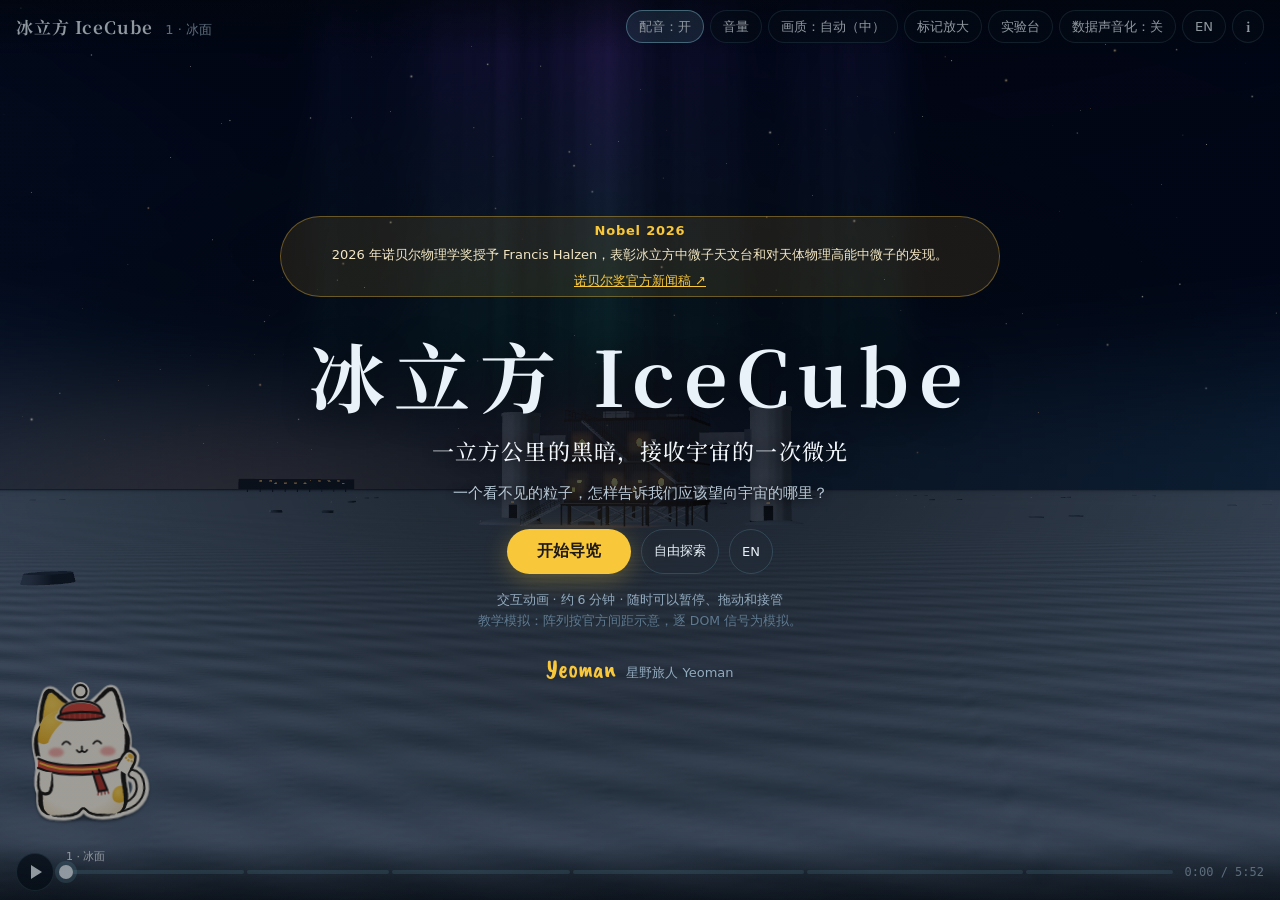
<file: index.html>
<!doctype html>
<html lang="zh-CN">
<head>
  <meta charset="utf-8" />
  <meta name="viewport" content="width=device-width, initial-scale=1, viewport-fit=cover" />
  <title>冰立方 IceCube</title>
  <meta name="description" content="一部可以暂停、倒放和亲手接管的科学短片：一颗来自约 40 亿光年外的中微子，怎样在南极冰下一立方公里的探测器里留下光，又怎样被找回方向。" />
  <meta name="theme-color" content="#02070d" />
  <!-- the card other sites and apps show for a link; share.jpg comes from web/_tools/cover.mjs, and
       web/_tools/publish_pages.py makes its address absolute (crawlers do not resolve it) and adds og:url -->
  <meta property="og:url" content="https://yoemanleung.github.io/yeoman-nobel2026-icecube/" />
  <meta property="og:type" content="website" />
  <meta property="og:site_name" content="星野旅人 Yeoman" />
  <meta property="og:title" content="6 分钟看懂冰立方 IceCube | 2026 诺贝尔物理学奖" />
  <meta property="og:description" content="一部可以暂停、倒放和亲手接管的科学短片：一颗来自约 40 亿光年外的中微子，怎样在南极冰下一立方公里的探测器里留下光，又怎样被找回方向。" />
  <meta property="og:image" content="https://yoemanleung.github.io/yeoman-nobel2026-icecube/share.jpg" />
  <meta property="og:image:width" content="1200" />
  <meta property="og:image:height" content="630" />
  <meta property="og:image:alt" content="小猫 Yeoman 在极光下的南极冰立方实验楼旁挥手，标题：6 分钟看懂冰立方 IceCube" />
  <meta property="og:locale" content="zh_CN" />
  <meta name="twitter:card" content="summary_large_image" />
  <!-- self-hosted font subsets (web/_tools/fonts.py): no Google Fonts, which mainland China cannot reach -->
  <link rel="stylesheet" href="fonts/fonts.css" />
  <!-- the tab icon: the cube of ice with a yellow point, the neutrino's light (inline, so no /favicon.ico request) -->
  <link rel="icon" href="data:image/svg+xml,%3Csvg xmlns='http://www.w3.org/2000/svg' viewBox='0 0 64 64'%3E%3Crect width='64' height='64' rx='14' fill='%2307101b'/%3E%3Cpath d='M32 10 52 21v22L32 54 12 43V21z' fill='none' stroke='%239be8ff' stroke-width='4' stroke-linejoin='round'/%3E%3Cpath d='M12 21l20 11 20-11M32 32v22' fill='none' stroke='%239be8ff' stroke-width='4' stroke-linejoin='round'/%3E%3Ccircle cx='32' cy='32' r='5.5' fill='%23f8c73a'/%3E%3C/svg%3E" />
  <link rel="stylesheet" href="css/style.css" />
  <script type="importmap">
    {
      "imports": {
        "three": "./vendor/three-r170/three.module.min.js",
        "three/addons/": "./vendor/three-r170/"
      }
    }
  </script>
</head>
<body>
  <!-- WeChat does not read og:image: for a shared link it takes the first large image of the page -->
  <div hidden><img src="https://yoemanleung.github.io/yeoman-nobel2026-icecube/share.jpg" alt="" width="1200" height="630" /></div>
  <div id="app" class="booting">
    <div id="gl"></div>
    <div id="labels" aria-hidden="true"></div>
    <div id="fade" aria-hidden="true"></div>
    <div id="flash" aria-hidden="true"></div>
    <div id="flyRoot" aria-hidden="true"></div>
    <div id="scaleLabel" aria-live="polite"></div>
    <div id="chapterCard" aria-hidden="true"></div>
    <div id="depthGauge" hidden>
      <div class="dg-track"><i class="dg-mark" style="top:0%"></i><i class="dg-band" style="top:51.4%;height:35.5%"></i><i class="dg-now"></i></div>
      <div class="dg-ticks"><span style="top:0%">0</span><span style="top:51.4%">1,450</span><span style="top:86.9%">2,450</span><span style="top:100%">2,820</span></div>
      <output class="dg-value"></output>
    </div>
    <div id="overlayProcess" class="overlay" hidden></div>
    <div id="overlayMessengers" class="overlay" hidden></div>
    <div id="overlaySky" class="overlay" hidden><div class="overlay-head"></div><div class="skymap-host"></div><p class="overlay-note"></p></div>

    <header id="topbar">
      <div class="brand">
        <span class="brand-title" data-t="meta.title"></span>
        <span class="brand-chapter"></span>
      </div>
      <nav class="actions" aria-label="settings">
        <button type="button" id="btnVoice" class="chip" aria-pressed="true"></button>
        <button type="button" id="btnVolume" class="chip" aria-expanded="false" aria-controls="volumePanel"></button>
        <button type="button" id="btnQuality" class="chip"></button>
        <button type="button" id="btnSize" class="chip" aria-pressed="false"></button>
        <button type="button" id="btnLab" class="chip"></button>
        <button type="button" id="btnSound" class="chip" aria-pressed="false"></button>
        <button type="button" id="btnLang" class="chip"></button>
        <button type="button" id="btnSources" class="chip icon" aria-label="sources">i</button>
      </nav>
    </header>
    <div id="volumePanel" class="vol-panel" role="group" hidden>
      <label><span data-t="ui.volVoice"></span><input type="range" id="volVoice" min="0" max="100" step="1" /><output></output></label>
      <label><span data-t="ui.volMusic"></span><input type="range" id="volMusic" min="0" max="100" step="1" /><output></output></label>
    </div>

    <aside id="inspector" class="panel" hidden aria-live="polite"></aside>
    <aside id="gamePanel" class="panel" hidden></aside>
    <aside id="labPanel" class="panel" hidden></aside>

    <div id="hudLeft">
      <div id="layers" hidden role="group">
        <span class="hud-title"></span>
        <button type="button" data-layer="physics" aria-pressed="true"></button>
        <button type="button" data-layer="record" aria-pressed="true"></button>
        <button type="button" data-layer="reco" aria-pressed="false"></button>
      </div>
      <div id="legend" hidden></div>
    </div>

    <div id="physTime" hidden>
      <button type="button" class="step" data-step="-100">−</button>
      <input type="range" min="-1400" max="6000" step="1" aria-label="physical time" />
      <button type="button" class="step" data-step="100">+</button>
      <output class="pt-value"></output>
      <span class="pt-rate"></span>
    </div>

    <div id="subtitles" aria-live="polite"></div>
    <div id="catDock"><yeoman-cat id="cat" sticker size="118" bubble="right"></yeoman-cat></div>

    <footer id="controls">
      <button type="button" id="btnPlay" class="play" aria-label="play"><span class="i-play"></span></button>
      <div id="timeline" role="slider" tabindex="0" aria-valuemin="0" aria-valuemax="100" aria-valuenow="0">
        <div class="tl-segs"></div>
        <div class="tl-fill"></div>
        <div class="tl-knob"></div>
      </div>
      <span id="clock">0:00</span>
      <button type="button" id="btnResume" class="chip accent" hidden></button>
    </footer>

    <section id="startScreen">
      <div class="start-inner">
        <p class="nobel"><span class="nobel-badge">Nobel 2026</span><span class="nobel-text"></span> <a class="nobel-link" target="_blank" rel="noopener"></a></p>
        <h1><span class="t-cn" data-t="meta.title"></span></h1>
        <p class="tagline" data-t="meta.tagline"></p>
        <p class="question" data-t="meta.question"></p>
        <div class="start-actions">
          <button type="button" id="btnStart" class="cta" data-t="meta.start"></button>
          <button type="button" id="btnExplore" class="chip ghost" data-t="meta.explore"></button>
          <button type="button" id="btnLangStart" class="chip ghost"></button>
        </div>
        <p class="fine" data-t="meta.duration"></p>
        <p class="fine dim" data-t="meta.teaching"></p>
        <p class="signature"><span class="sig-script">Yeoman</span><span data-t="meta.by"></span></p>
      </div>
    </section>

    <section id="endScreen" hidden>
      <div class="end-inner">
        <h2 data-t="end.title"></h2>
        <ul class="end-lines"></ul>
        <div class="start-actions">
          <button type="button" id="btnAgain" class="cta" data-t="end.again"></button>
          <button type="button" id="btnEndLab" class="chip ghost" data-t="end.lab"></button>
          <button type="button" id="btnEndFree" class="chip ghost" data-t="end.free"></button>
        </div>
        <p class="fine nobel-end"></p>
        <p class="signature"><span class="sig-script">Yeoman</span><span data-t="meta.by"></span></p>
      </div>
    </section>

    <dialog id="sourcesDialog">
      <form method="dialog"><button class="close" aria-label="close">×</button></form>
      <div class="dialog-body"></div>
    </dialog>

    <div id="fallback" hidden></div>
  </div>
  <noscript>这个页面需要 JavaScript 才能运行。This page needs JavaScript.</noscript>
  <script type="module" src="./shared/yeoman/yeoman-cat.js"></script>
  <script type="module" src="js/main.js"></script>
</body>
</html>
</file>
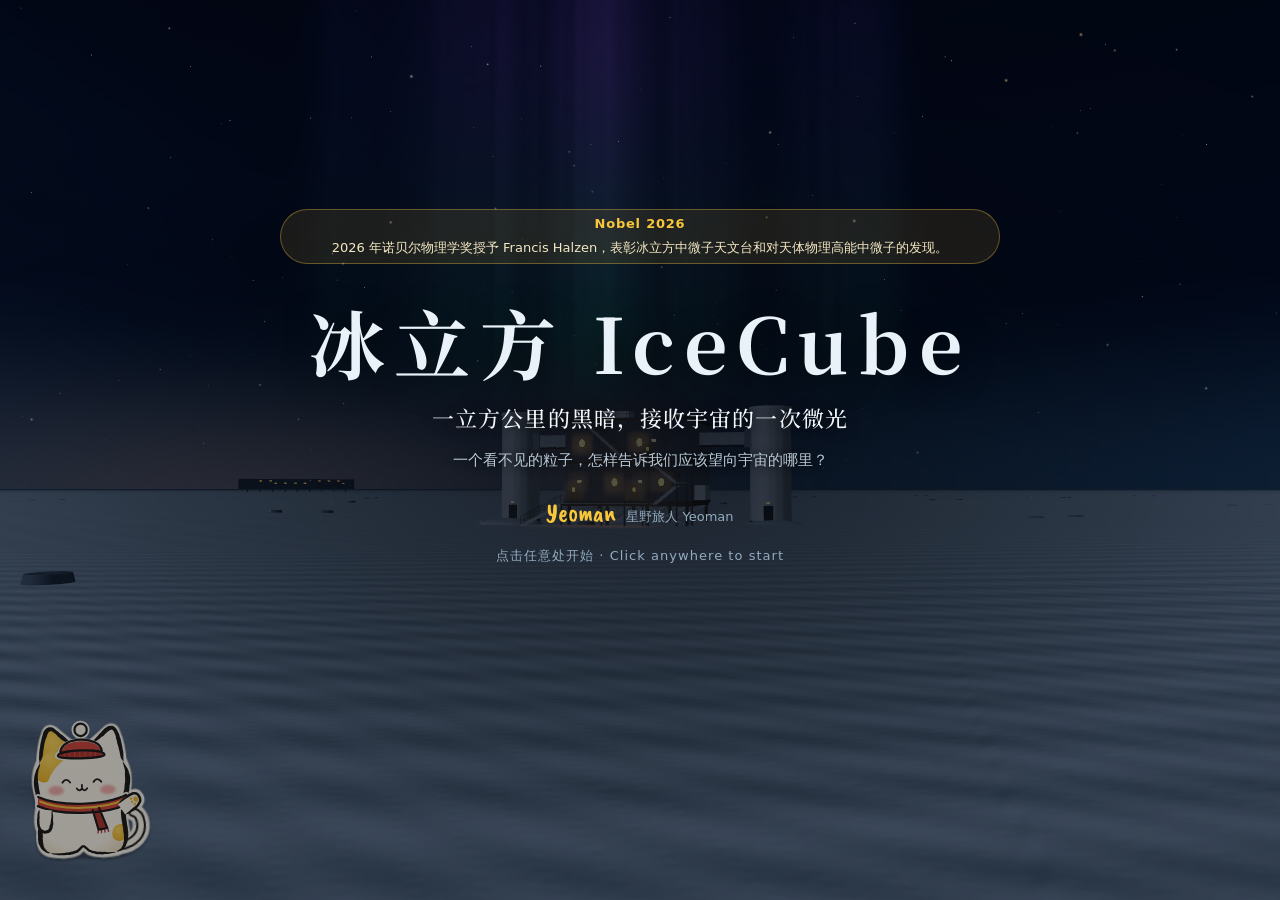
<file: film.html>
<!doctype html>
<html lang="zh-CN" data-mode="film">
<head>
  <meta charset="utf-8" />
  <meta name="viewport" content="width=device-width, initial-scale=1, viewport-fit=cover" />
  <title>冰立方 IceCube · 录制版</title>
  <!-- Generated by web/_tools/film_page.py from index.html: the version for recording video (data-mode="film"). Edit index.html, not this file. -->
  <meta name="description" content="一部可以暂停、倒放和亲手接管的科学短片：一颗来自约 40 亿光年外的中微子，怎样在南极冰下一立方公里的探测器里留下光，又怎样被找回方向。" />
  <meta name="theme-color" content="#02070d" />
  <!-- the card other sites and apps show for a link; share.jpg comes from web/_tools/cover.mjs, and
       web/_tools/publish_pages.py makes its address absolute (crawlers do not resolve it) and adds og:url -->
  <meta property="og:url" content="https://yoemanleung.github.io/yeoman-nobel2026-icecube/film.html" />
  <meta property="og:type" content="website" />
  <meta property="og:site_name" content="星野旅人 Yeoman" />
  <meta property="og:title" content="6 分钟看懂冰立方 IceCube | 2026 诺贝尔物理学奖" />
  <meta property="og:description" content="一部可以暂停、倒放和亲手接管的科学短片：一颗来自约 40 亿光年外的中微子，怎样在南极冰下一立方公里的探测器里留下光，又怎样被找回方向。" />
  <meta property="og:image" content="https://yoemanleung.github.io/yeoman-nobel2026-icecube/share.jpg" />
  <meta property="og:image:width" content="1200" />
  <meta property="og:image:height" content="630" />
  <meta property="og:image:alt" content="小猫 Yeoman 在极光下的南极冰立方实验楼旁挥手，标题：6 分钟看懂冰立方 IceCube" />
  <meta property="og:locale" content="zh_CN" />
  <meta name="twitter:card" content="summary_large_image" />
  <!-- self-hosted font subsets (web/_tools/fonts.py): no Google Fonts, which mainland China cannot reach -->
  <link rel="stylesheet" href="fonts/fonts.css" />
  <!-- the tab icon: the cube of ice with a yellow point, the neutrino's light (inline, so no /favicon.ico request) -->
  <link rel="icon" href="data:image/svg+xml,%3Csvg xmlns='http://www.w3.org/2000/svg' viewBox='0 0 64 64'%3E%3Crect width='64' height='64' rx='14' fill='%2307101b'/%3E%3Cpath d='M32 10 52 21v22L32 54 12 43V21z' fill='none' stroke='%239be8ff' stroke-width='4' stroke-linejoin='round'/%3E%3Cpath d='M12 21l20 11 20-11M32 32v22' fill='none' stroke='%239be8ff' stroke-width='4' stroke-linejoin='round'/%3E%3Ccircle cx='32' cy='32' r='5.5' fill='%23f8c73a'/%3E%3C/svg%3E" />
  <link rel="stylesheet" href="css/style.css" />
  <script type="importmap">
    {
      "imports": {
        "three": "./vendor/three-r170/three.module.min.js",
        "three/addons/": "./vendor/three-r170/"
      }
    }
  </script>
</head>
<body>
  <!-- WeChat does not read og:image: for a shared link it takes the first large image of the page -->
  <div hidden><img src="https://yoemanleung.github.io/yeoman-nobel2026-icecube/share.jpg" alt="" width="1200" height="630" /></div>
  <div id="app" class="booting">
    <div id="gl"></div>
    <div id="labels" aria-hidden="true"></div>
    <div id="fade" aria-hidden="true"></div>
    <div id="flash" aria-hidden="true"></div>
    <div id="flyRoot" aria-hidden="true"></div>
    <div id="scaleLabel" aria-live="polite"></div>
    <div id="chapterCard" aria-hidden="true"></div>
    <div id="depthGauge" hidden>
      <div class="dg-track"><i class="dg-mark" style="top:0%"></i><i class="dg-band" style="top:51.4%;height:35.5%"></i><i class="dg-now"></i></div>
      <div class="dg-ticks"><span style="top:0%">0</span><span style="top:51.4%">1,450</span><span style="top:86.9%">2,450</span><span style="top:100%">2,820</span></div>
      <output class="dg-value"></output>
    </div>
    <div id="overlayProcess" class="overlay" hidden></div>
    <div id="overlayMessengers" class="overlay" hidden></div>
    <div id="overlaySky" class="overlay" hidden><div class="overlay-head"></div><div class="skymap-host"></div><p class="overlay-note"></p></div>

    <header id="topbar">
      <div class="brand">
        <span class="brand-title" data-t="meta.title"></span>
        <span class="brand-chapter"></span>
      </div>
      <nav class="actions" aria-label="settings">
        <button type="button" id="btnVoice" class="chip" aria-pressed="true"></button>
        <button type="button" id="btnVolume" class="chip" aria-expanded="false" aria-controls="volumePanel"></button>
        <button type="button" id="btnQuality" class="chip"></button>
        <button type="button" id="btnSize" class="chip" aria-pressed="false"></button>
        <button type="button" id="btnLab" class="chip"></button>
        <button type="button" id="btnSound" class="chip" aria-pressed="false"></button>
        <button type="button" id="btnLang" class="chip"></button>
        <button type="button" id="btnSources" class="chip icon" aria-label="sources">i</button>
      </nav>
    </header>
    <div id="volumePanel" class="vol-panel" role="group" hidden>
      <label><span data-t="ui.volVoice"></span><input type="range" id="volVoice" min="0" max="100" step="1" /><output></output></label>
      <label><span data-t="ui.volMusic"></span><input type="range" id="volMusic" min="0" max="100" step="1" /><output></output></label>
    </div>

    <aside id="inspector" class="panel" hidden aria-live="polite"></aside>
    <aside id="gamePanel" class="panel" hidden></aside>
    <aside id="labPanel" class="panel" hidden></aside>

    <div id="hudLeft">
      <div id="layers" hidden role="group">
        <span class="hud-title"></span>
        <button type="button" data-layer="physics" aria-pressed="true"></button>
        <button type="button" data-layer="record" aria-pressed="true"></button>
        <button type="button" data-layer="reco" aria-pressed="false"></button>
      </div>
      <div id="legend" hidden></div>
    </div>

    <div id="physTime" hidden>
      <button type="button" class="step" data-step="-100">−</button>
      <input type="range" min="-1400" max="6000" step="1" aria-label="physical time" />
      <button type="button" class="step" data-step="100">+</button>
      <output class="pt-value"></output>
      <span class="pt-rate"></span>
    </div>

    <div id="subtitles" aria-live="polite"></div>
    <div id="catDock"><yeoman-cat id="cat" sticker size="118" bubble="right"></yeoman-cat></div>

    <footer id="controls">
      <button type="button" id="btnPlay" class="play" aria-label="play"><span class="i-play"></span></button>
      <div id="timeline" role="slider" tabindex="0" aria-valuemin="0" aria-valuemax="100" aria-valuenow="0">
        <div class="tl-segs"></div>
        <div class="tl-fill"></div>
        <div class="tl-knob"></div>
      </div>
      <span id="clock">0:00</span>
      <button type="button" id="btnResume" class="chip accent" hidden></button>
    </footer>

    <section id="startScreen">
      <div class="start-inner">
        <p class="nobel"><span class="nobel-badge">Nobel 2026</span><span class="nobel-text"></span> <a class="nobel-link" target="_blank" rel="noopener"></a></p>
        <h1><span class="t-cn" data-t="meta.title"></span></h1>
        <p class="tagline" data-t="meta.tagline"></p>
        <p class="question" data-t="meta.question"></p>
        <div class="start-actions">
          <button type="button" id="btnStart" class="cta" data-t="meta.start"></button>
          <button type="button" id="btnExplore" class="chip ghost" data-t="meta.explore"></button>
          <button type="button" id="btnLangStart" class="chip ghost"></button>
        </div>
        <p class="fine" data-t="meta.duration"></p>
        <p class="fine dim" data-t="meta.teaching"></p>
        <p class="signature"><span class="sig-script">Yeoman</span><span data-t="meta.by"></span></p>
        <p class="film-hint">点击任意处开始 · Click anywhere to start</p>
      </div>
    </section>

    <section id="endScreen" hidden>
      <div class="end-inner">
        <h2 data-t="end.title"></h2>
        <ul class="end-lines"></ul>
        <div class="start-actions">
          <button type="button" id="btnAgain" class="cta" data-t="end.again"></button>
          <button type="button" id="btnEndLab" class="chip ghost" data-t="end.lab"></button>
          <button type="button" id="btnEndFree" class="chip ghost" data-t="end.free"></button>
        </div>
        <p class="fine nobel-end"></p>
        <p class="signature"><span class="sig-script">Yeoman</span><span data-t="meta.by"></span></p>
      </div>
    </section>

    <dialog id="sourcesDialog">
      <form method="dialog"><button class="close" aria-label="close">×</button></form>
      <div class="dialog-body"></div>
    </dialog>

    <div id="fallback" hidden></div>
  </div>
  <noscript>这个页面需要 JavaScript 才能运行。This page needs JavaScript.</noscript>
  <script type="module" src="./shared/yeoman/yeoman-cat.js"></script>
  <script type="module" src="js/main.js"></script>
</body>
</html>
</file>
<file: fonts/fonts.css>
/* Generated by web/_tools/fonts.py: subsets of SIL OFL 1.1 fonts (licences in this folder), so the page needs
   no Google Fonts. After editing the page's text, re-run the tool. */
@font-face { font-family: "Noto Serif SC"; font-style: normal; font-weight: 500; font-display: swap;
  src: url(noto-serif-sc-500.woff2) format("woff2"); }
@font-face { font-family: "Noto Serif SC"; font-style: normal; font-weight: 700; font-display: swap;
  src: url(noto-serif-sc-700.woff2) format("woff2"); }
@font-face { font-family: "Caveat Brush"; font-style: normal; font-weight: 400; font-display: swap;
  src: url(caveat-brush-400.woff2) format("woff2"); }
</file>
<file: css/style.css>
/* IceCube interactive — one deliberate dark look (polar night, deep ice) in every viewer theme.
   Layout: full-bleed 3D stage; quiet overlays at the edges; subtitles centred in the free space. */
:root {
  color-scheme: dark;
  --bg: #02070d;
  --ink: #e9f2f9;
  --muted: #93abbf;
  --dim: #5f7a90;
  --ice: #9be8ff;
  --accent: #f8c73a; /* Yeoman yellow */
  --accent-ink: #1e1a17;
  --panel: rgba(7, 16, 27, 0.78);
  --panel-line: rgba(155, 232, 255, 0.16);
  --shadow: 0 10px 40px rgba(0, 0, 0, 0.45);
  --serif: "Noto Serif SC", "Songti SC", "STSong", "Source Han Serif SC", serif;
  --sans: "PingFang SC", "Hiragino Sans GB", "Noto Sans SC", "Microsoft YaHei", system-ui, -apple-system, sans-serif;
  --mono: ui-monospace, "SF Mono", "JetBrains Mono", Menlo, Consolas, monospace;
  --gutter: 16px;
  --controls-h: 56px;
}

* { box-sizing: border-box; }
html, body { margin: 0; height: 100%; background: var(--bg); color: var(--ink); font-family: var(--sans); overflow: hidden; }
body { -webkit-font-smoothing: antialiased; }
button { font: inherit; color: inherit; }
[hidden] { display: none !important; }

#app { position: fixed; inset: 0; overflow: hidden; }
#gl { position: absolute; inset: 0; }
#gl canvas { display: block; outline: none; }
#fade { position: absolute; inset: 0; background: #000; opacity: 0; pointer-events: none; }
#flash { position: absolute; inset: 0; background: radial-gradient(ellipse at 50% 45%, #ffffff, #dff3ff 60%, #bfe3ff); opacity: 0; pointer-events: none; mix-blend-mode: screen; }
#flyRoot { position: absolute; inset: 0; pointer-events: none; z-index: 7; }
.fly-layer { position: absolute; inset: 0; width: 100%; height: 100%; }

/* ---------- 3D-anchored labels ---------- */
#labels { position: absolute; inset: 0; pointer-events: none; overflow: hidden; }
.tag { position: absolute; left: 0; top: 0; white-space: nowrap; font-size: 13px; letter-spacing: 0.02em; color: #e6f6ff;
  padding: 3px 9px; border-radius: 999px; background: rgba(4, 14, 24, 0.66); border: 1px solid rgba(155, 232, 255, 0.28);
  margin: -26px 0 0 10px; text-shadow: 0 1px 2px rgba(0, 0, 0, 0.6); will-change: transform, opacity; }
.tag.ref { color: #ffe08a; border-color: rgba(255, 214, 102, 0.45); }
.tag.dim { color: var(--muted); border-color: rgba(147, 171, 191, 0.25); background: rgba(4, 14, 24, 0.5); }

/* ---------- top bar ---------- */
#topbar { position: absolute; top: 0; left: 0; right: 0; display: flex; justify-content: space-between; align-items: center;
  padding: calc(10px + env(safe-area-inset-top)) var(--gutter) 10px; pointer-events: none;
  background: linear-gradient(rgba(2, 7, 13, 0.55), rgba(2, 7, 13, 0)); }
#topbar > * { pointer-events: auto; }
.brand { display: flex; align-items: baseline; gap: 12px; min-width: 0; }
.brand-title { font-family: var(--serif); font-weight: 700; font-size: 17px; letter-spacing: 0.06em; }
.brand-chapter { color: var(--muted); font-size: 13px; white-space: nowrap; overflow: hidden; text-overflow: ellipsis; }
.actions { display: flex; gap: 6px; flex-wrap: wrap; justify-content: flex-end; }
.vol-panel { position: absolute; top: calc(52px + env(safe-area-inset-top)); right: var(--gutter); z-index: 12; display: grid;
  gap: 10px; padding: 12px 14px; border-radius: 14px; background: var(--panel); border: 1px solid var(--panel-line);
  backdrop-filter: blur(8px); font-size: 13px; color: var(--ink); }
.vol-panel label { display: grid; grid-template-columns: 3em minmax(120px, 160px) 3em; align-items: center; gap: 10px; }
.vol-panel input[type="range"] { width: 100%; accent-color: var(--accent); }
.vol-panel output { color: var(--muted); font-variant-numeric: tabular-nums; text-align: right; }
.film .vol-panel { display: none !important; }
.chip { border: 1px solid var(--panel-line); background: rgba(7, 16, 27, 0.6); border-radius: 999px; padding: 6px 12px; font-size: 13px;
  cursor: pointer; color: var(--ink); backdrop-filter: blur(6px); transition: background 0.2s, border-color 0.2s; }
.chip:hover { border-color: rgba(155, 232, 255, 0.45); }
.chip[aria-pressed="true"] { background: rgba(155, 232, 255, 0.16); border-color: rgba(155, 232, 255, 0.6); }
.chip.icon { width: 32px; padding: 6px 0; font-family: var(--serif); font-weight: 700; }
.chip.accent { background: var(--accent); color: var(--accent-ink); border-color: var(--accent); font-weight: 600; }
.chip.ghost { background: transparent; }
.chip:focus-visible, button:focus-visible, input:focus-visible { outline: 2px solid var(--accent); outline-offset: 2px; }

/* ---------- subtitles ---------- */
#subtitles { position: absolute; left: calc(50% + 67px); bottom: calc(var(--controls-h) + 28px + env(safe-area-inset-bottom)); transform: translateX(-50%);
  width: min(780px, calc(100% - 190px)); text-align: center; pointer-events: none;
  font-family: var(--serif); font-weight: 500; font-size: clamp(16px, 1.9vw, 22px); line-height: 1.6; letter-spacing: 0.03em;
  text-shadow: 0 2px 10px rgba(0, 0, 0, 0.9), 0 0 2px rgba(0, 0, 0, 0.9); }
#subtitles .line { display: inline-block; padding: 4px 14px; border-radius: 10px; background: rgba(2, 7, 13, 0.32); transition: opacity 0.35s; }

/* ---------- Yeoman ---------- */
#catDock { position: absolute; left: calc(var(--gutter) - 4px); bottom: calc(var(--controls-h) + 10px + env(safe-area-inset-bottom)); z-index: 6; }
#cat { --bubble-font-size: 14px; }

/* ---------- controls ---------- */
#controls { position: absolute; left: 0; right: 0; bottom: 0; height: calc(var(--controls-h) + env(safe-area-inset-bottom));
  padding: 0 var(--gutter) env(safe-area-inset-bottom); display: flex; align-items: center; gap: 12px;
  background: linear-gradient(rgba(2, 7, 13, 0), rgba(2, 7, 13, 0.75)); z-index: 5; }
.play { width: 38px; height: 38px; border-radius: 50%; border: 1px solid var(--panel-line); background: rgba(7, 16, 27, 0.75); cursor: pointer;
  display: grid; place-items: center; flex: none; }
.i-play { width: 0; height: 0; border-left: 11px solid var(--ink); border-top: 7px solid transparent; border-bottom: 7px solid transparent; margin-left: 3px; }
.play.playing .i-play { width: 12px; height: 13px; border: 0; margin: 0; background: linear-gradient(90deg, var(--ink) 0 35%, transparent 35% 65%, var(--ink) 65%); }
#timeline { position: relative; flex: 1; height: 22px; cursor: pointer; touch-action: none; }
.tl-segs { position: absolute; inset: 9px 0; display: flex; gap: 3px; }
.tl-segs span { position: relative; height: 4px; border-radius: 2px; background: rgba(155, 232, 255, 0.18); }
.tl-segs span b { position: absolute; bottom: 10px; left: 0; font-size: 11px; font-weight: 400; color: var(--muted); white-space: nowrap;
  opacity: 0; transition: opacity 0.2s; pointer-events: none; }
#timeline:hover .tl-segs span b, .tl-segs span.now b { opacity: 1; }
.tl-segs span.now b { color: var(--ink); }
.tl-fill { position: absolute; left: 0; top: 9px; height: 4px; border-radius: 2px; background: var(--ice); opacity: 0.85; pointer-events: none; }
.tl-knob { position: absolute; top: 4px; width: 14px; height: 14px; margin-left: -7px; border-radius: 50%; background: var(--ink);
  box-shadow: 0 0 0 4px rgba(155, 232, 255, 0.2); pointer-events: none; }
#clock { font-family: var(--mono); font-size: 12px; color: var(--muted); min-width: 74px; text-align: right; }

/* ---------- left HUD: layers + legend ---------- */
#hudLeft { position: absolute; left: var(--gutter); top: 64px; display: grid; gap: 10px; max-width: 300px; z-index: 4; }
#layers { display: flex; flex-wrap: wrap; gap: 6px; align-items: center; }
#layers .hud-title, .hud-title { width: 100%; font-size: 11px; color: var(--muted); letter-spacing: 0.08em; }
#layers button { border: 1px solid var(--panel-line); background: rgba(7, 16, 27, 0.6); border-radius: 8px; padding: 5px 10px; font-size: 12.5px; cursor: pointer; }
#layers button[aria-pressed="true"] { border-color: var(--ice); background: rgba(155, 232, 255, 0.14); }
#legend { padding: 10px 12px; border-radius: 12px; background: var(--panel); border: 1px solid var(--panel-line); font-size: 12px; color: var(--muted); }
#legend .ramp { height: 8px; border-radius: 4px; margin: 6px 0 4px; }
#legend .ends { display: flex; justify-content: space-between; gap: 12px; color: var(--ink); }
#legend p { margin: 6px 0 0; line-height: 1.45; }

/* ---------- physical time ---------- */
#physTime { position: absolute; left: 50%; transform: translateX(-50%); bottom: calc(var(--controls-h) + env(safe-area-inset-bottom) - 6px);
  display: flex; align-items: center; gap: 8px; width: min(560px, calc(100% - 2 * var(--gutter))); z-index: 5;
  padding: 4px 10px; border-radius: 12px; background: rgba(7, 16, 27, 0.55); border: 1px solid var(--panel-line); }
#physTime input { flex: 1; accent-color: var(--ice); }
#physTime .step { width: 26px; height: 26px; border-radius: 6px; border: 1px solid var(--panel-line); background: transparent; cursor: pointer; }
.pt-value { font-family: var(--mono); font-size: 12px; min-width: 118px; }
.pt-rate { font-size: 11px; color: var(--muted); white-space: nowrap; }
body.has-phys #subtitles { bottom: calc(var(--controls-h) + 66px + env(safe-area-inset-bottom)); }
body.has-panel #subtitles { left: calc(50% - 106px); width: min(640px, calc(100% - 536px)); }

/* ---------- panels ---------- */
.panel { position: absolute; right: var(--gutter); top: 64px; width: min(330px, calc(100% - 2 * var(--gutter))); max-height: calc(100% - 64px - var(--controls-h) - 24px);
  overflow: auto; padding: 14px 16px; border-radius: 16px; background: var(--panel); border: 1px solid var(--panel-line); box-shadow: var(--shadow);
  backdrop-filter: blur(10px); font-size: 13px; line-height: 1.55; z-index: 6; }
.panel h3 { margin: 0 0 10px; font-family: var(--serif); font-size: 16px; letter-spacing: 0.04em; }
.panel h4 { margin: 14px 0 6px; font-size: 13px; color: var(--ice); }
.panel .close-x { position: absolute; right: 10px; top: 8px; border: 0; background: none; color: var(--muted); font-size: 20px; cursor: pointer; }
.panel dl { display: grid; grid-template-columns: auto 1fr; gap: 3px 12px; margin: 0 0 10px; }
.panel dt { color: var(--muted); }
.panel dd { margin: 0; font-family: var(--mono); font-size: 12.5px; }
.panel .note, .panel .hint, .panel .intro { color: var(--muted); font-size: 12px; margin: 6px 0; }
.panel .plot { width: 100%; height: 170px; display: block; margin: 8px 0 2px; }
.panel .plot.short { height: 110px; }
.slider { display: grid; grid-template-columns: 4.6em 1fr 4em; align-items: center; gap: 8px; margin: 6px 0; }
.slider input { accent-color: var(--ice); width: 100%; }
.slider output { font-family: var(--mono); font-size: 12px; text-align: right; }
.metric { display: flex; justify-content: space-between; margin-top: 8px; }
.metric b { font-family: var(--mono); color: var(--accent); }
.metric.small b { color: var(--ink); font-weight: 500; }
.meter { height: 5px; border-radius: 3px; background: rgba(155, 232, 255, 0.12); overflow: hidden; margin: 4px 0; }
.meter i { display: block; height: 100%; background: var(--accent); transition: width 0.25s; }
.run { width: 100%; margin: 8px 0 4px; padding: 9px 12px; border-radius: 10px; border: 0; background: var(--accent); color: var(--accent-ink); font-weight: 700; cursor: pointer; }
.run:disabled { opacity: 0.6; cursor: progress; }
.link { border: 0; background: none; color: var(--muted); text-decoration: underline; cursor: pointer; padding: 0; font-size: 12px; }
.steps { margin: 6px 0; padding-left: 0; list-style: none; color: var(--dim); font-size: 12px; }
.steps li { padding: 2px 0; }
.steps li.now { color: var(--ink); }
.steps li.done { color: var(--ice); }
.result { color: var(--accent); font-size: 12.5px; min-height: 1em; margin: 4px 0; }
.check { display: flex; gap: 8px; align-items: center; margin: 4px 0; cursor: pointer; }
.check input { accent-color: var(--ice); }
.stats { font-family: var(--mono); font-size: 12px; color: var(--ink); margin: 4px 0; min-height: 0.5em; }

/* ---------- scale label, depth gauge ---------- */
#scaleLabel { position: absolute; left: 50%; top: 18%; transform: translateX(-50%); font-family: var(--serif); font-size: clamp(18px, 2.6vw, 30px);
  letter-spacing: 0.08em; color: #e8f3ff; text-shadow: 0 2px 16px rgba(0, 0, 0, 0.8); opacity: 0; transition: opacity 0.6s; pointer-events: none; text-align: center; }
#scaleLabel.show { opacity: 1; }
#depthGauge { position: absolute; right: calc(var(--gutter) + 8px); top: 18%; height: 52%; width: 74px; z-index: 4; pointer-events: none; }
.dg-track { position: absolute; left: 0; top: 0; bottom: 0; width: 3px; background: rgba(155, 232, 255, 0.25); border-radius: 2px; }
.dg-band { position: absolute; left: -2px; width: 7px; background: rgba(248, 199, 58, 0.55); border-radius: 3px; }
.dg-now { position: absolute; left: -6px; width: 15px; height: 3px; background: var(--ice); box-shadow: 0 0 8px var(--ice); }
.dg-ticks span { position: absolute; left: 12px; transform: translateY(-50%); font-family: var(--mono); font-size: 10.5px; color: var(--muted); }
/* right-aligned under the gauge: "深度 1,416 米" is wider than the gauge and would run off the screen's edge */
.dg-value { position: absolute; right: 0; bottom: -28px; font-family: var(--mono); font-size: 13px; color: var(--ink); white-space: nowrap; }

/* ---------- overlays (origin, sky) ---------- */
.overlay { position: absolute; z-index: 4; padding: 14px 16px; border-radius: 16px; background: var(--panel); border: 1px solid var(--panel-line);
  box-shadow: var(--shadow); backdrop-filter: blur(8px); transition: opacity 0.4s; }
#overlayProcess { right: var(--gutter); top: 72px; width: min(440px, calc(100% - 2 * var(--gutter))); }
#overlayMessengers { left: 50%; top: 50%; transform: translate(-50%, -58%); width: min(620px, calc(100% - 2 * var(--gutter))); }
#overlaySky { right: var(--gutter); top: 64px; width: min(470px, calc(100% - 2 * var(--gutter))); }
.overlay-head { font-family: var(--serif); font-size: 15px; margin-bottom: 6px; }
.overlay-note { color: var(--muted); font-size: 11.5px; margin: 6px 0 0; line-height: 1.5; }
.inset-title { font-size: 12px; color: var(--muted); margin-bottom: 6px; }
.process, .messengers, .skymap { width: 100%; height: auto; display: block; }
.process text, .messengers text { fill: #dcebf6; font-size: 12px; text-anchor: middle; font-family: var(--sans); }
.pr-p circle { fill: #ff7a6b; } .pr-pi circle { fill: #7fe08a; }
.pr-move { stroke: #cfe6f5; stroke-width: 1.6; fill: none; stroke-dasharray: 5 4; animation: flow 1.4s linear infinite; }
.pr-gamma { stroke: #ffd666; stroke-width: 2; fill: none; }
.pr-label { fill: #ffd666 !important; }
.pr-hit { fill: none; stroke: #fff2c4; stroke-width: 1.4; opacity: 0.8; animation: pulse 1.6s ease-out infinite; transform-origin: 128px 58px; }
.pr-small { font-size: 11px !important; fill: var(--muted) !important; text-anchor: start !important; }
.pr-nu { stroke: #c9b6ff; stroke-width: 2.2; fill: none; stroke-dasharray: 7 5; animation: flow 1s linear infinite; }
.pr-nu-label { fill: #c9b6ff !important; font-weight: 700; }
@keyframes flow { to { stroke-dashoffset: -18; } }
@keyframes pulse { 0% { transform: scale(0.6); opacity: 0.9; } 100% { transform: scale(1.6); opacity: 0; } }
.ms-source { fill: #fff1d6; filter: drop-shadow(0 0 8px #ffd9a0); }
.ms-earth { fill: #3d7bd9; stroke: #cfe6ff; stroke-width: 1.5; }
.ms-cloud { fill: rgba(150, 140, 130, 0.35); }
.ms-field { fill: none; stroke: rgba(255, 122, 107, 0.18); stroke-width: 1; stroke-dasharray: 3 5; }
.ms-anim { fill: none; opacity: 0.45; }
.ms-dot { filter: drop-shadow(0 0 6px currentColor); }
.ms-gamma-dot { fill: #ffd666; color: #ffd666; } .ms-proton-dot { fill: #ff7a6b; color: #ff7a6b; } .ms-nu-dot { fill: #e2d6ff; color: #c9b6ff; }
.ms-gamma { stroke: #ffd666; stroke-width: 2.2; }
.ms-proton { stroke: #ff7a6b; stroke-width: 2.2; }
.ms-nu { stroke: #c9b6ff; stroke-width: 2.6; }
.ms-lab { font-weight: 700; } .ms-g { fill: #ffd666 !important; } .ms-p { fill: #ff7a6b !important; } .ms-n { fill: #c9b6ff !important; }
.ms-note { fill: var(--muted) !important; font-size: 11.5px !important; text-anchor: start !important; }
.ms-cap { fill: var(--muted) !important; }
.ms-replay { position: absolute; right: 14px; bottom: 10px; border: 1px solid var(--panel-line); background: transparent; border-radius: 999px; padding: 3px 10px; font-size: 12px; cursor: pointer; }
.sm-frame { fill: rgba(2, 8, 16, 0.6); stroke: rgba(155, 232, 255, 0.3); }
.sm-grid { stroke: rgba(155, 232, 255, 0.1); }
.sm-eq { stroke: rgba(248, 199, 58, 0.55); stroke-dasharray: 4 4; }
.sm-tick { fill: var(--muted); font-size: 10px; text-anchor: middle; font-family: var(--mono); }
.sm-right { text-anchor: end; }
.sm-axis { fill: var(--muted); font-size: 11px; text-anchor: middle; }
.sm-con { stroke: rgba(200, 220, 255, 0.35); stroke-width: 1; }
.sm-star { fill: #eef4ff; }
.sm-con-label { fill: rgba(200, 220, 255, 0.55); font-size: 11px; font-style: italic; }
.sm-teach { fill: rgba(155, 232, 255, 0.12); stroke: var(--ice); stroke-width: 1.4; stroke-dasharray: 4 3; }
.sm-ic { fill: rgba(248, 199, 58, 0.18); stroke: var(--accent); stroke-width: 1.6; }
.sm-txs { fill: #ff8fd1; stroke: #fff; stroke-width: 1; }
.sm-txs-key { fill: #ff8fd1; }
.sm-key { stroke-width: 1.2; }
.sm-cross { stroke: var(--accent); stroke-width: 1.4; }
.sm-zoombox { fill: none; stroke: rgba(255, 255, 255, 0.5); stroke-width: 1; }
.sm-inset { fill: rgba(2, 8, 16, 0.92); stroke: rgba(255, 255, 255, 0.45); }
.sm-lead { stroke: rgba(255, 255, 255, 0.3); stroke-dasharray: 2 3; }
.sm-legend { fill: #dcebf6; font-size: 11px; }

/* ---------- start / end ---------- */
#startScreen, #endScreen { position: absolute; inset: 0; display: grid; place-items: center; z-index: 10; padding: var(--gutter);
  background: radial-gradient(ellipse 70% 60% at 50% 50%, rgba(2, 7, 13, 0.72), rgba(2, 7, 13, 0.38) 75%); transition: opacity 0.8s; }
#startScreen.leaving, #endScreen.leaving { opacity: 0; pointer-events: none; }
.start-inner, .end-inner { text-align: center; max-width: 720px; }
#startScreen h1 { font-family: var(--serif); font-size: clamp(40px, 7vw, 76px); letter-spacing: 0.12em; margin: 10px 0 6px; font-weight: 700;
  text-shadow: 0 4px 30px rgba(0, 0, 0, 0.6); }
.tagline { font-family: var(--serif); font-size: clamp(16px, 2.2vw, 22px); margin: 0 0 18px; color: #f1f6fb; letter-spacing: 0.05em; text-shadow: 0 2px 14px rgba(0, 0, 0, 0.85); }
.question { color: #b9cad8; font-size: 15px; margin: 0 0 26px; text-shadow: 0 1px 8px rgba(0, 0, 0, 0.9); }
.start-actions { display: flex; flex-wrap: wrap; gap: 10px; justify-content: center; margin-bottom: 18px; }
.cta { border: 0; border-radius: 999px; padding: 12px 30px; font-size: 16px; font-weight: 700; background: var(--accent); color: var(--accent-ink); cursor: pointer;
  box-shadow: 0 6px 24px rgba(248, 199, 58, 0.3); }
.cta:hover { filter: brightness(1.05); }
.fine { font-size: 12.5px; color: var(--muted); margin: 4px 0; }
.fine.dim { color: var(--dim); }
.nobel { display: inline-flex; flex-wrap: wrap; gap: 8px; align-items: center; justify-content: center; font-size: 13px; color: #f4e7c4;
  padding: 6px 14px; border-radius: 999px; background: rgba(248, 199, 58, 0.1); border: 1px solid rgba(248, 199, 58, 0.35); max-width: 100%; }
.nobel-badge { font-weight: 700; color: var(--accent); letter-spacing: 0.06em; }
.nobel-link { color: var(--accent); }
.signature { margin-top: 22px; display: flex; gap: 10px; justify-content: center; align-items: baseline; color: var(--muted); font-size: 13px; }
.sig-script { font-family: "Caveat Brush", cursive; font-size: 26px; color: var(--accent); }
#endScreen h2 { font-family: var(--serif); font-size: clamp(26px, 4vw, 40px); letter-spacing: 0.08em; }
.end-lines { list-style: none; padding: 0; margin: 0 0 24px; display: grid; gap: 8px; font-size: 15px; color: #e1edf6; }
.end-lines li::before { content: "·"; color: var(--accent); margin-right: 8px; }

/* ---------- dialog ---------- */
#sourcesDialog { width: min(640px, calc(100% - 2 * var(--gutter))); max-height: 80vh; border: 1px solid var(--panel-line); border-radius: 16px; padding: 18px 20px;
  background: #07101b; color: var(--ink); box-shadow: var(--shadow); }
#sourcesDialog::backdrop { background: rgba(0, 0, 0, 0.55); }
#sourcesDialog .close { position: absolute; right: 12px; top: 8px; border: 0; background: none; color: var(--muted); font-size: 22px; cursor: pointer; }
.dialog-body h3 { font-family: var(--serif); margin: 0 0 8px; }
.dialog-body p { color: #cbd9e5; font-size: 13.5px; line-height: 1.7; }
.dialog-body ol { padding-left: 20px; font-size: 13px; line-height: 1.8; }
.dialog-body a { color: var(--ice); }

#fallback { position: absolute; inset: 0; overflow: auto; padding: 60px var(--gutter); background: var(--bg); z-index: 20; line-height: 1.8; }
#fallback article { max-width: 720px; margin: 0 auto; }

/* ---------- small screens ---------- */
@media (max-width: 760px) {
  :root { --controls-h: 52px; }
  .brand-chapter { display: none; }
  .chip { padding: 5px 9px; font-size: 12px; }
  #subtitles { left: 50%; width: calc(100% - 2 * var(--gutter)); bottom: calc(var(--controls-h) + 96px + env(safe-area-inset-bottom)); font-size: 15.5px; }
  body.has-phys #subtitles { bottom: calc(var(--controls-h) + 96px + env(safe-area-inset-bottom)); }
  body.has-panel #subtitles { left: 50%; width: calc(100% - 2 * var(--gutter)); }
  body.has-sheet #subtitles { bottom: calc(46vh + var(--controls-h) + 18px); font-size: 14px; }
  body.has-sheet #catDock { opacity: 0; pointer-events: none; }
  body.has-sheet #physTime { display: none !important; }
  #catDock { left: 6px; bottom: calc(var(--controls-h) + 2px + env(safe-area-inset-bottom)); }
  .start-inner, .end-inner { padding-bottom: 120px; }
  #startScreen, #endScreen { overflow-y: auto; place-items: start center; padding-top: 72px; }
  /* title on its own line, the chips in one row that scrolls sideways (no wrapping over the HUD) */
  #topbar { flex-direction: column; align-items: stretch; gap: 6px; }
  .brand-title { white-space: nowrap; font-size: 16px; }
  .actions { gap: 4px; flex-wrap: nowrap; justify-content: flex-start; overflow-x: auto; scrollbar-width: none; padding-bottom: 2px; }
  .actions::-webkit-scrollbar { display: none; }
  .actions .chip { flex: 0 0 auto; }
  .panel { left: var(--gutter); right: var(--gutter); width: auto; top: auto; bottom: calc(var(--controls-h) + 8px); max-height: 46vh; }
  #hudLeft { top: calc(88px + env(safe-area-inset-top)); max-width: calc(100% - 2 * var(--gutter)); }
  #legend { display: none; }
  #physTime { left: 100px; right: var(--gutter); width: auto; transform: none; bottom: calc(var(--controls-h) + 8px + env(safe-area-inset-bottom)); padding: 4px 6px; gap: 4px; }
  .pt-value { min-width: 0; font-size: 11px; }
  #overlayProcess, #overlaySky { left: var(--gutter); right: var(--gutter); width: auto; top: calc(88px + env(safe-area-inset-top)); }
  #depthGauge { height: 40%; }
  .pt-rate { display: none; }
}
@media (prefers-reduced-motion: reduce) {
  .pr-move, .pr-nu, .pr-hit { animation: none; }
  #startScreen, #endScreen, #scaleLabel { transition: none; }
}

/* ---------- Yeoman the guide: narration in its bubble, hopping between spots (ui/guide.js) ---------- */
#subtitles { display: none; }
/* narrow bubbles that grow upward rather than across the picture; English needs a little more width */
#cat { --bubble-font-size: 17px; --bubble-max: min(15em, 30vw); }
html[lang="en"] #cat { --bubble-max: min(19em, 34vw); }
#cat.on-card, html[lang="en"] #cat.on-card { --bubble-max: min(15em, 27vw); } /* beside a title or end card's centred text (main.js) */
/* the end card's text (and the film's title card's) sits a little higher, so Yeoman and its bubble keep the
   bottom-left corner; the website's start screen has room as it is */
@media (min-width: 761px) { #endScreen, .film #startScreen { padding-bottom: calc(var(--gutter) + 14vh); } }
@media (max-width: 760px) { #cat { --bubble-font-size: 14px; --bubble-max: 76vw; } }
#catDock.roam { left: 0; top: 0; bottom: auto; will-change: transform; }
#chapterCard { display: none; }

/* ---------- film version (film.html, and every export): nothing a viewer would click, no progress bar ---------- */
.film #topbar, .film #controls, .film #layers, .film #btnResume, .film #physTime button, .film #physTime input,
.film #startScreen .start-actions, .film #startScreen .fine, .film #endScreen .start-actions,
.film #gamePanel .slider input, .film #gamePanel .run, .film #gamePanel .link, .film .ms-replay { display: none !important; }
.film { --controls-h: 18px; }
.film #physTime { gap: 10px; }
.film #chapterCard { display: block; position: absolute; left: 50%; top: 9%; transform: translateX(-50%); z-index: 5;
  font-family: var(--serif); font-size: clamp(22px, 3vw, 36px); letter-spacing: 0.12em; color: #eef6ff; opacity: 0;
  text-shadow: 0 2px 18px rgba(0, 0, 0, 0.75); pointer-events: none; white-space: nowrap; }
.film-hint { display: none; }
.film:not(.exporting) .film-hint { display: block; margin-top: 18px; font-size: 13px; letter-spacing: 0.08em; color: var(--muted); }
.film.film-running .film-hint, .film .nobel-link { display: none !important; }
</file>
